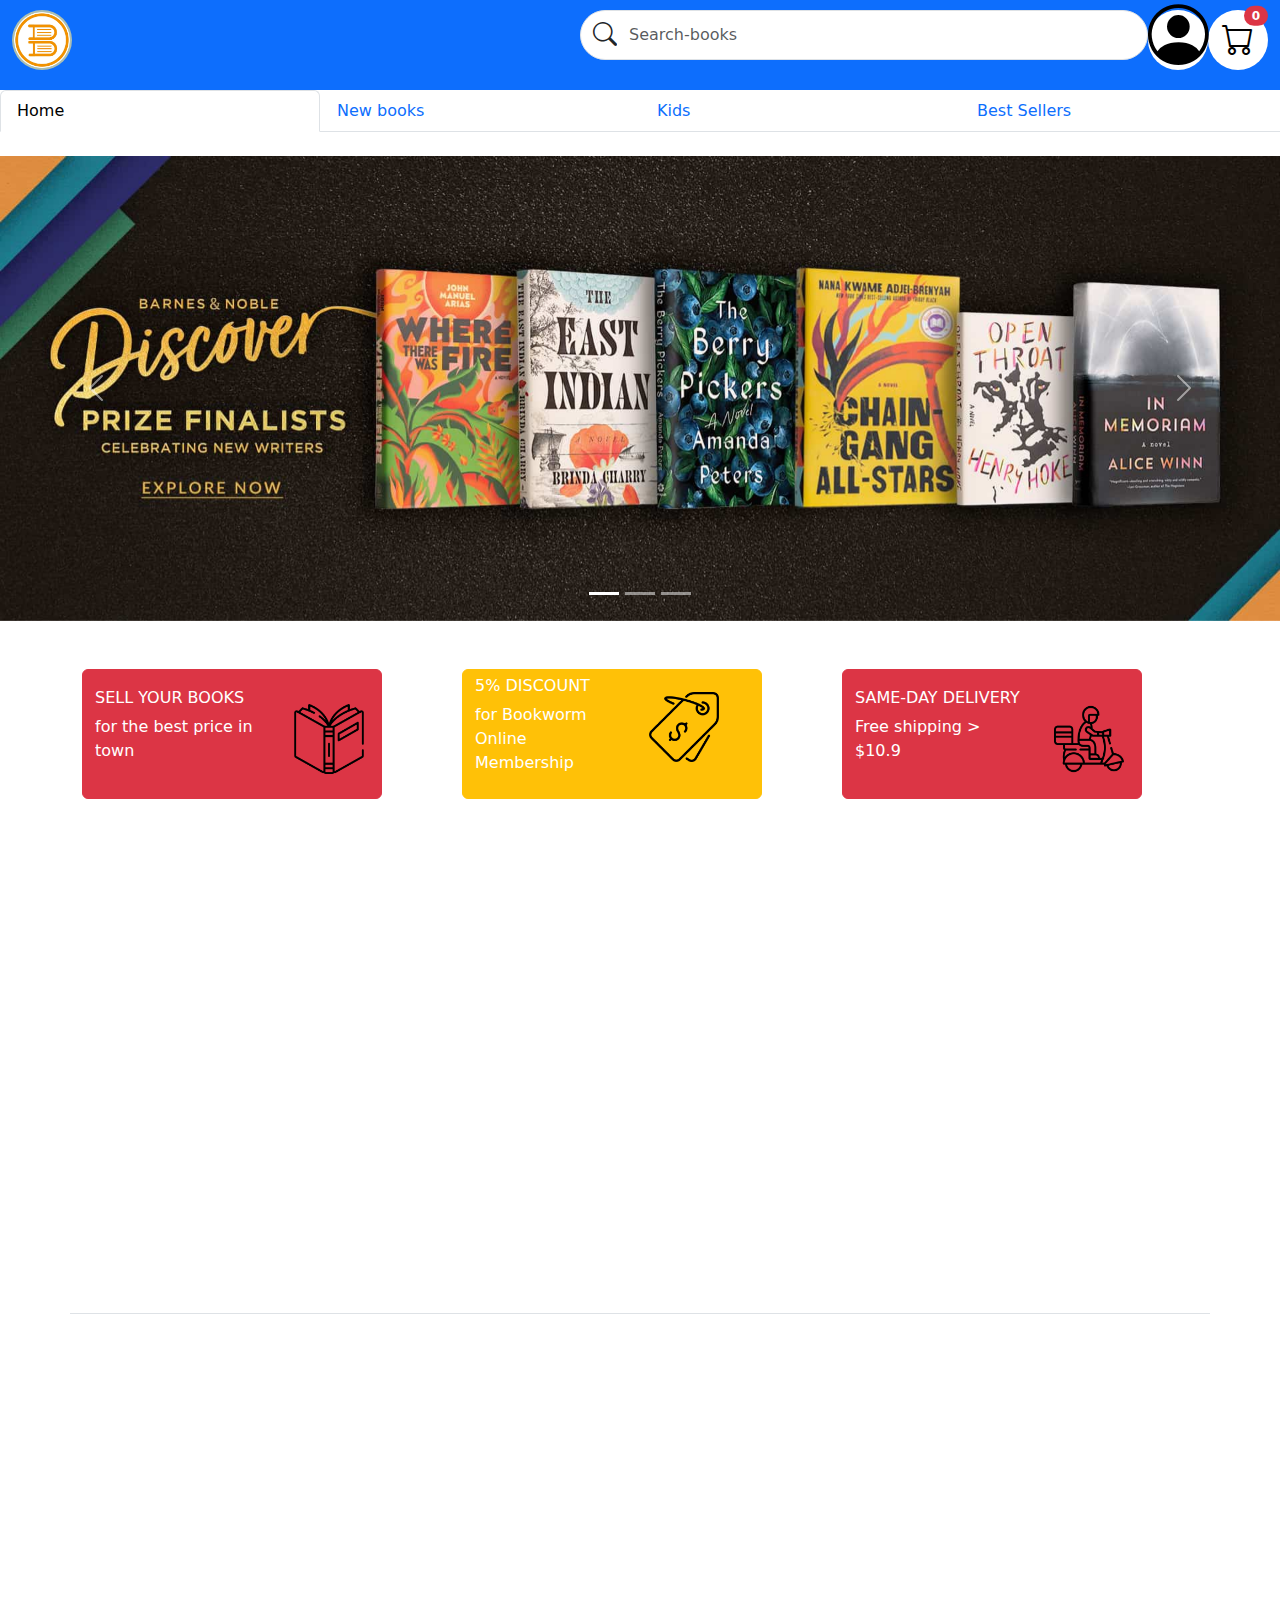
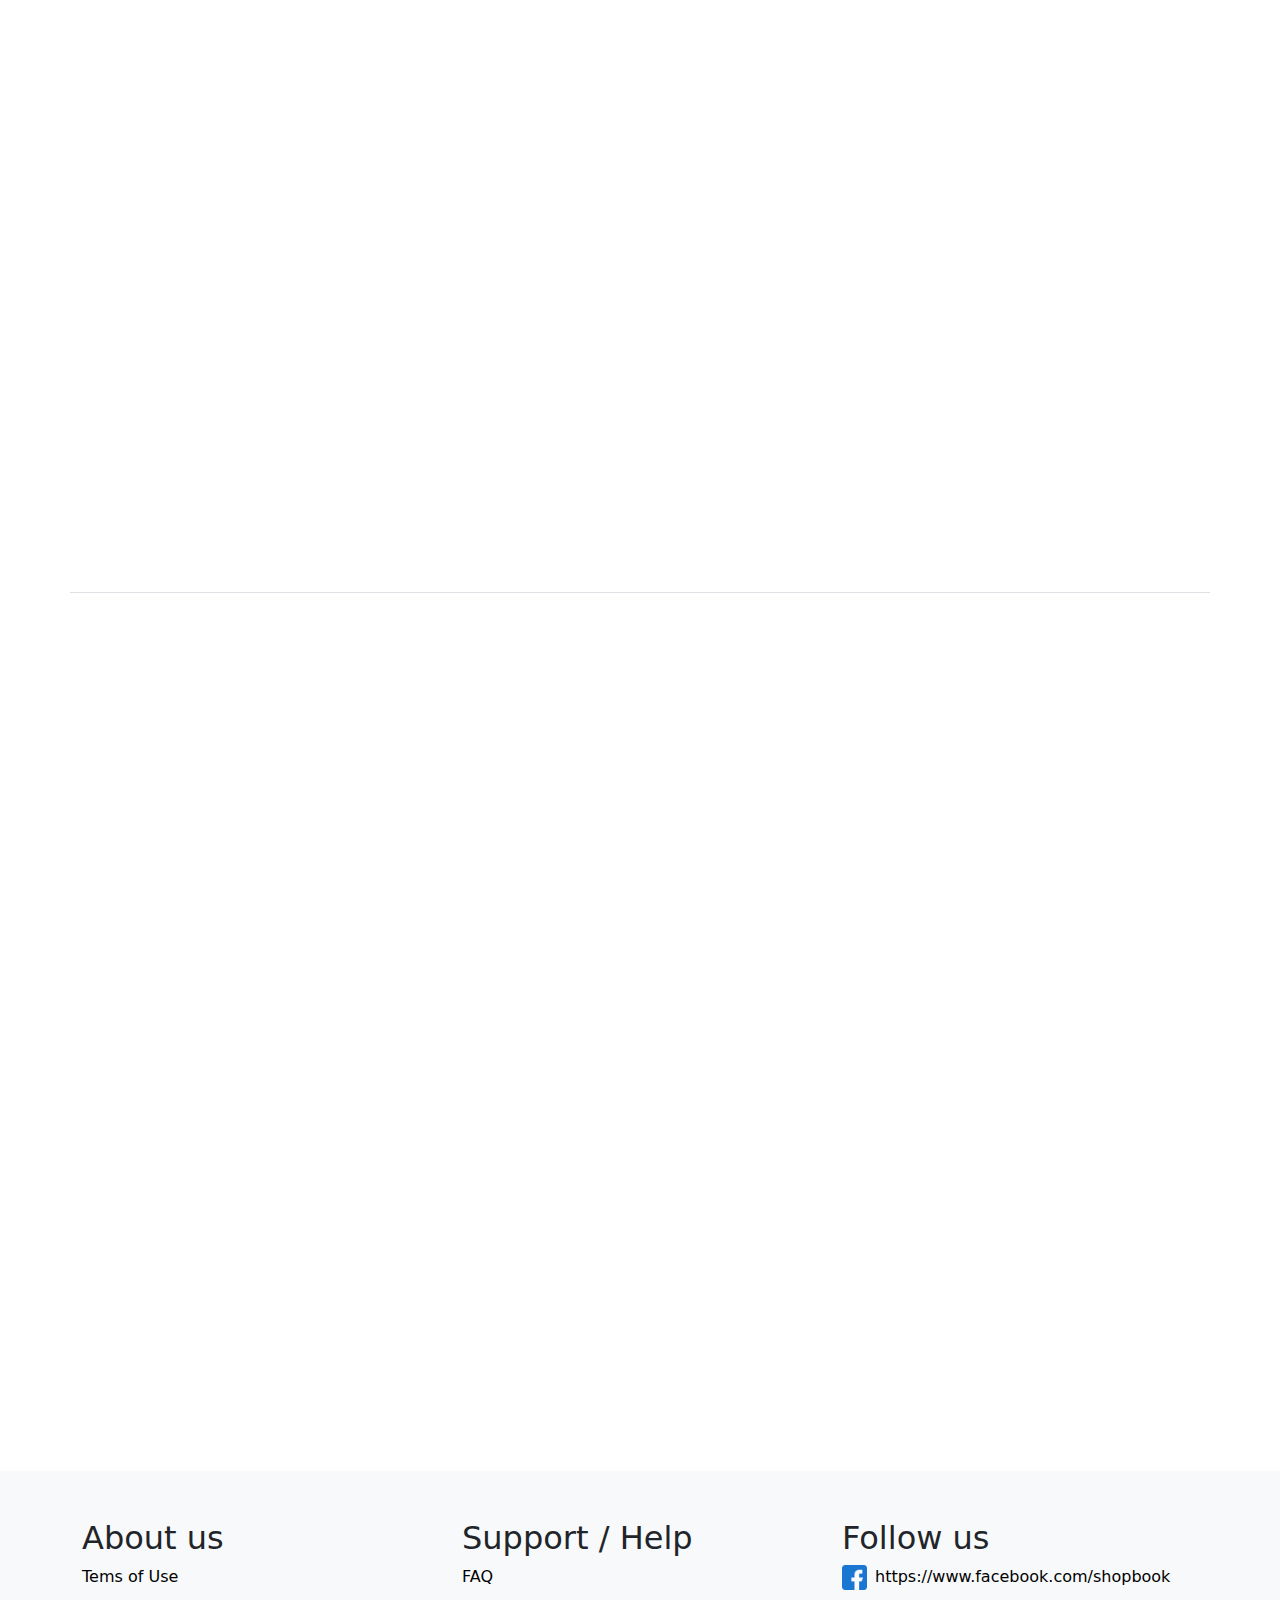
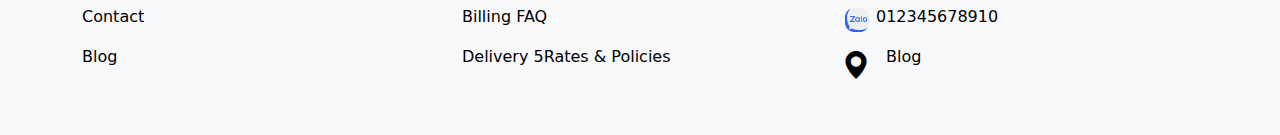
<file: index.html>
<!DOCTYPE html>
<html lang="en">
    <head>
        <meta charset="UTF-8">
        <meta name="viewport" content="width=device-width, initial-scale=1.0">
        <link rel="stylesheet" href="Bootstrap/css/bootstrap.min.css">
        <link rel="stylesheet" href="Bootstrap/css/main.css">
        <link href='https://fonts.googleapis.com/css?family=Roboto:300,400,600'
            rel='stylesheet' type='text/css'>
        <link rel="stylesheet" href="/Bootstrap/css/aos.css">
        <!-- icon -->
        <link rel="stylesheet"
            href="https://cdn.jsdelivr.net/npm/bootstrap-icons@1.11.1/font/bootstrap-icons.css">
        <title>đồ án nhóm 3</title>
    </head>
    <body>
        <header class="bg-primary d-flex container-fluid">
            <div class="d-md-none">
                <div class="dropdown bg-white border-0 rounded-5">
                    <button
                        class="btn navbar-toggler btn-outline-light rounded-5"
                        type="button" id="dropdownMenuButton"
                        data-bs-toggle="dropdown" aria-expanded="false">
                        <span class=" display-4"><i class="bi bi-list"></i></span>
                    </button>
                    <ul class="dropdown-menu w-100" role="tablist"
                        aria-labelledby="dropdownMenuButton">
                        <ul class="nav nav-tab" role="tablist">
                            <li class="nav-item w-100 my-element">
                                <a
                                    class="nav-link text-black border-bottom "
                                    href="/index.html">Home</a>
                            </li>
                            <li class="nav-item w-100 my-element">
                                <a class="nav-link text-black border-bottom"
                                    href="./html/NewBook.html">New
                                    books
                                </a>
                            </li>
                            <li class="nav-item w-100 my-element">
                                <a class="nav-link text-black border-bottom"
                                    href="./html/Kids.html">Kids</a>
                            </li>
                            <li class="nav-item w-100 my-element ">
                                <a class="nav-link text-black "
                                    href="./html/BestSellers.html">Best
                                    Sellers</a>
                            </li>
                        </ul>
                    </ul>
                </div>
            </div>
            <div class="col">
                <a href="./index.html">
                    <img class="icon-home" src="img/icon home.png"
                        alt="icon home">
                </a>
            </div>
            <div class="col">
                <div class="d-none d-md-block">
                    <div class="input-group-text bg-white rounded-5 h-75 ">
                        <span class="fs-4"><i class="bi bi-search"></i></span>
                        <input type="text"
                            class="form-control border-0 no-focus"
                            placeholder="Search-books">
                    </div>
                </div>
            </div>
            <button class="col-1 d-md-none rounded-circle bg-white border-0"
                data-bs-toggle="collapse"
                data-bs-target="#demo-search">
                <span class="fs-3"><i class="bi bi-search"></i></span>
            </button>

            <div id="demo-search" class="collapse">
                <div class="bg-primary">
                    <input type="text" name="search" id="searchInput"
                        placeholder="Search...">
                </div>
            </div>

            <button class="border-0 rounded-circle bg-white">
                <a href="/html/login.html" class
                    style="color: black;font-size:3.8em;position: relative; top:-0.32em; left:-.4rem">
                    <i class="bi bi-person-circle"></i>
                </a>
            </button>
            <a href="/html/Cart.html" rel="cart">
                <button class="col-1 rounded-circle bg-white border-0 ">
                    <span class="fs-2"><i class="bi bi-cart"></i></span>
                    <span
                        class="position-absolute top-10 end-0 translate-middle badge rounded-pill bg-danger">0</span>
                </button>
            </a>
        </header>
        <!-- Nav tabs -->
        <div class="d-none d-md-block">
            <ul class="nav nav-tabs" role="tablist">
                <li class="nav-item col">
                    <a class="nav-link active" data-bs-toggle="tab" href="#home">Home</a>
                </li>
                <li class="nav-item col">
                    <a class="nav-link" href="/html/NewBook.html">New
                        books</a>
                </li>
                <li class="nav-item col">
                    <a class="nav-link" href="/html/Kids.html">Kids</a>
                </li>
                <li class="nav-item col">
                    <a class="nav-link"  href="/html/BestSellers.html">Best
                        Sellers</a>
                </li>
            </ul>
        </div>
        <!-- Tab panes -->
            <div id="home" class="tab-pane active "><br>
                <!-- Carousel -->
                <div id="demo" class="carousel slide" data-bs-ride="carousel">
                    <!-- Indicators/dots -->
                    <div class="carousel-indicators">
                        <button type="button" data-bs-target="#demo"
                            data-bs-slide-to="0" class="active"></button>
                        <button type="button" data-bs-target="#demo"
                            data-bs-slide-to="1"></button>
                        <button type="button" data-bs-target="#demo"
                            data-bs-slide-to="2"></button>
                    </div>

                    <!-- The slideshow/carousddel -->
                    <div class="carousel-inner w-100">
                        <div class="carousel-item active">
                            <img src="img/ad 1.jpg"
                                alt="Los Angeles" class="d-block w-100">
                        </div>
                        <div class="carousel-item">
                            <img src="img/ad 2.jpg" alt="Chicago"
                                class="d-block w-100">
                        </div>
                        <div class="carousel-item">
                            <img src="img/ad 3.jpg" alt="New York"
                                class="d-block w-100" loading="lazy">
                        </div>

                    </div>
                    <!-- Left and right controls/icons -->
                    <button class="carousel-control-prev" type="button"
                        data-bs-target="#demo" data-bs-slide="prev">
                        <span class="carousel-control-prev-icon"></span>
                    </button>
                    <button class="carousel-control-next" type="button"
                        data-bs-target="#demo" data-bs-slide="next">
                        <span class="carousel-control-next-icon"></span>
                    </button>
                </div>
                <div>
                    <div class="container mt-5 d-none d-lg-block">
                        <div class="row">
                            <div class="col-4"><button type="button"
                                    class="btn btn-danger"
                                    style="height: 130px; width: 300px;">
                                    <div class="row">
                                        <div class="col-8 text-start">
                                            <h6>SELL YOUR BOOKS</h6>
                                            <p>for the best price in town</p>
                                        </div>
                                        <div class="col-1 mt-3"><img
                                                src="/img/open-book.png"
                                                alt="icon book" width="70"></div>
                                    </div>
                                </button>
                            </div>
                            <div class="col-4"><button type="button"
                                    class="btn btn-warning text-white"
                                    style="height: 130px; width: 300px;">
                                    <div class="row">
                                        <div class="col-7 text-start">
                                            <h6>5% DISCOUNT</h6>
                                            <p>for Bookworm Online Membership</p>
                                        </div>
                                        <div class="col-1 mt-3"><img
                                                src="/img/price-tag.png"
                                                alt="icon book" width="70"></div>
                                    </div>
                                </button>
                            </div>
                            <div class="col-4"><button type="button"
                                    class="btn btn-danger"
                                    style="height: 130px; width:300px">
                                    <div class="row">
                                        <div class="col-8 text-start">
                                            <h6>SAME-DAY DELIVERY</h6>
                                            <p>Free shipping > $10.9</p>
                                        </div>
                                        <div class="col-1 mt-3"><img
                                                src="/img/delivery-man.png"
                                                alt="icon book" width="70"></div>
                                    </div>
                                </button>
                            </div>
                        </div>
                    </div>
                </div>
                <div class="container py-5 border-bottom">
                    <h1 class="chance-color-h1" data-aos="zoom-in"
                        data-aos-duration="800">New & Trending</h1>
                    <div class="row">
                        <div class="col d-flex">
                            <div class="col product-change pt-4"
                                data-aos="fade-right" data-aos-duration="800">
                                <a href="/html/product.html" type="ad"
                                    class="text-decoration-none1">
                                    <div class="container btn btn-light">
                                        <img src="img/book.jpg" alt="ad"
                                            width="120"
                                            height="200">
                                        <div class="text-start">
                                            <h4 class="text-primary pb-2">Iron
                                                Flame</h4>
                                            <p>Rebecca Yarros</p>
                                            <div class="row">
                                                <h5 class="col text-danger">$22.99</h5>
                                                <div class="col d-flex">
                                                    <span><i class="bi bi-eye"></i></span>
                                                    <p>111</p>
                                                </div>
                                            </div>
                                        </div>
                                    </div>
                                </a>
                            </div>
                            <div style="margin: 0.9rem;"></div>
                            <div class="col product-change pt-4"
                                data-aos="fade-down" data-aos-duration="800">
                                <a href="/html/product.html" type="ad"
                                    class="text-decoration-none">
                                    <div class="container btn btn-light">
                                        <img
                                            src="img/new moon.jpg"
                                            alt="ad" width="120" height="200">
                                        <div class="text-start">
                                            <h4 class="text-primary pb-2">New
                                                Moon</h4>
                                            <p>Stephenie Meyer</p>
                                            <div class="row">
                                                <h5 class="col text-danger">$4.79</h5>
                                                <div class="col d-flex">
                                                    <span><i class="bi bi-eye"></i></span>
                                                    <p>111</p>
                                                </div>
                                            </div>
                                        </div>
                                    </div>
                                </a>
                            </div>
                        </div>
                        <div class="col ps-3 d-flex">
                            <div class="col product-change pt-4"
                                data-aos="fade-down" data-aos-duration="800">
                                <a href="/html/product.html" type="ad"
                                    class="text-decoration-none">
                                    <div class="container btn btn-light">
                                        <img src="img/Elon Musk.jpg" alt="ad"
                                            width="120" height="200">
                                        <div class="text-start">
                                            <h4 class="text-primary pb-2">Elon
                                                Musk</h4>
                                            <p>Walter Isaacson</p>
                                            <div class="row">
                                                <h5 class="col text-danger">$12.08</h5>
                                                <div class="col d-flex">
                                                    <span><i class="bi bi-eye"></i></span>
                                                    <p>111</p>
                                                </div>
                                            </div>
                                        </div>
                                    </div>
                                </a>
                            </div>
                            <div style="margin: 0.9rem;"></div>
                            <div class="col product-change pt-4"
                                data-aos="fade-left" data-aos-duration="800">
                                <a href="/html/product.html" type="ad"
                                    class="text-decoration-none">
                                    <div class="container btn btn-light">
                                        <img src="img/I Like Myself!.jpg"
                                            alt="ad"
                                            width="120" height="200">
                                        <div class="text-start">
                                            <h4 class="text-primary pb-2">I Like
                                                Myself!</h4>
                                            <p>Karen Beaumont</p>
                                            <div class="row">
                                                <h5 class="col text-danger">$3.98</h5>
                                                <div class="col d-flex">
                                                    <span><i class="bi bi-eye"></i></span>
                                                    <p>111</p>
                                                </div>
                                            </div>
                                        </div>
                                    </div>
                                </a>
                            </div>
                        </div>

                    </div>
                </div>
                <div class="container py-5 border-bottom">
                    <h1 class="chance-color-h1" data-aos="zoom-in"
                        data-aos-duration="800">BestSellers</h1>
                    <div class="row">
                        <div class="col d-flex">
                            <div class="col product-change pt-4"
                                data-aos="fade-right" data-aos-duration="800">
                                <a href="/html/product.html" type="ad"
                                    class="text-decoration-none">
                                    <div class="container btn btn-light">
                                        <img src="img/Allegiant.jpg" alt="ad"
                                            width="120" height="200">
                                        <div class="text-start">
                                            <h4 class="text-primary pb-2">Allegiant</h4>
                                            <p>Veronica Roth</p>
                                            <div class="row">
                                                <h5 class="col text-danger">$3.68</h5>
                                                <div class="col d-flex">
                                                    <span><i class="bi bi-eye"></i></span>
                                                    <p>111</p>
                                                </div>
                                            </div>
                                        </div>
                                    </div>
                                </a>
                            </div>
                            <div style="margin: 0.9rem;"></div>
                            <div class="col product-change pt-4"
                                data-aos="fade-right" data-aos-duration="800">
                                <a href="/html/product.html" type="ad"
                                    class="text-decoration-none">
                                    <div class="container btn btn-light">
                                        <img src="img/The Iliad.jpg" alt="ad"
                                            width="120" height="200">
                                        <div class="text-start">
                                            <h4 class="text-primary pb-2">The
                                                Iliad</h4>
                                            <p>Homer</p>
                                            <div class="row">
                                                <h5 class="col text-danger">$12.08</h5>
                                                <div class="col d-flex">
                                                    <span><i class="bi bi-eye"></i></span>
                                                    <p>111</p>
                                                </div>
                                            </div>
                                        </div>
                                    </div>
                                </a>
                            </div>
                        </div>
                        <div class="col d-flex">
                            <div class="col product-change pt-4"
                                data-aos="fade-left" data-aos-duration="800">
                                <a href="/html/product.html" type="ad"
                                    class="text-decoration-none">
                                    <div class="container btn btn-light">
                                        <img src="img/The Judge's List.jpg"
                                            alt="ad"
                                            width="120" height="200">
                                        <div class="text-start">
                                            <h4 class="text-primary pb-2">The
                                                Judge's
                                                List</h4>
                                            <p>John Grisham</p>
                                            <div class="row">
                                                <h5 class="col text-danger">$3.98</h5>
                                                <div class="col d-flex">
                                                    <span><i class="bi bi-eye"></i></span>
                                                    <p>111</p>
                                                </div>
                                            </div>
                                        </div>
                                    </div>
                                </a>
                            </div>
                            <div style="margin: 0.9rem;"></div>
                            <div class="col product-change pt-4"
                                data-aos="fade-left" data-aos-duration="800">
                                <a href="/html/product.html" type="ad"
                                    class="text-decoration-none">
                                    <div class="container btn btn-light">
                                        <img src="img/The Odyssey.jpg" alt="ad"
                                            width="120" height="200">
                                        <div class="text-start">
                                            <h4 class="text-primary pb-2">The
                                                Odyssey</h4>
                                            <p>Homer</p>
                                            <div class="row">
                                                <h5 class="col text-danger">$5.08</h5>
                                                <div class="col d-flex">
                                                    <span><i class="bi bi-eye"></i></span>
                                                    <p>111</p>
                                                </div>
                                            </div>
                                        </div>
                                    </div>
                                </a>
                            </div>
                        </div>
                    </div>
                    <div class="row">
                        <div class="col d-flex">
                            <div class="col product-change pt-4"
                                data-aos="fade-right" data-aos-duration="800">
                                <a href="/html/product.html" type="ad"
                                    class="text-decoration-none">
                                    <div class="container btn btn-light">
                                        <img src="img/Fox in Socks.jpg" alt="ad"
                                            width="120" height="200">
                                        <div class="text-start">
                                            <h4 class="text-primary pb-2">Fox in
                                                Socks</h4>
                                            <p>Dr. Seuss</p>
                                            <div class="row">
                                                <h5 class="col text-danger">$12.08</h5>
                                                <div class="col d-flex">
                                                    <span><i class="bi bi-eye"></i></span>
                                                    <p>111</p>
                                                </div>
                                            </div>
                                        </div>
                                    </div>
                                </a>
                            </div>
                            <div style="margin: 0.9rem;"></div>
                            <div class="col product-change pt-4"
                                data-aos="fade-right" data-aos-duration="800">
                                <a href="/html/product.html" type="ad"
                                    class="text-decoration-none">
                                    <div class="container btn btn-light">
                                        <img src="img/Draculajpg.jpg" alt="ad"
                                            width="120" height="200">
                                        <div class="text-start">
                                            <h4 class="text-primary pb-2">Dracula</h4>
                                            <p>Bram Stoker</p>
                                            <div class="row">
                                                <h5 class="col text-danger">$12.08</h5>
                                                <div class="col d-flex">
                                                    <span><i class="bi bi-eye"></i></span>
                                                    <p>111</p>
                                                </div>
                                            </div>
                                        </div>
                                    </div>
                                </a>
                            </div>
                        </div>
                        <div class="col d-flex">
                            <div class="col product-change pt-4"
                                data-aos="fade-left" data-aos-duration="800">
                                <a href="/html/product.html" type="ad"
                                    class="text-decoration-none">
                                    <div class="container btn btn-light">
                                        <img src="img/Insurgent.jpg" alt="ad"
                                            width="120" height="200">
                                        <div class="text-start">
                                            <h4 class="text-primary pb-2">Insurgent</h4>
                                            <p>Veronica Roth</p>
                                            <div class="row">
                                                <h5 class="col text-danger">$4.19</h5>
                                                <div class="col d-flex">
                                                    <span><i class="bi bi-eye"></i></span>
                                                    <p>111</p>
                                                </div>
                                            </div>
                                        </div>
                                    </div>
                                </a>
                            </div>
                            <div style="margin: 0.9rem;"></div>
                            <div class="col product-change pt-4"
                                data-aos="fade-left" data-aos-duration="800">
                                <a href="/html/product.html" type="ad"
                                    class="text-decoration-none">
                                    <div class="container btn btn-light">
                                        <img src="img/Come Hungryjpg.jpg"
                                            alt="ad"
                                            width="120" height="200">
                                        <div class="text-start">
                                            <h4 class="text-primary pb-2">Come
                                                Hungry</h4>
                                            <p>Melissa Ben-Ishay</p>
                                            <div class="row">
                                                <h5 class="col text-danger">$27.84</h5>
                                                <div class="col d-flex">
                                                    <span><i class="bi bi-eye"></i></span>
                                                    <p>111</p>
                                                </div>
                                            </div>
                                        </div>
                                    </div>
                                </a>
                            </div>
                        </div>
                    </div>
                </div>
                <div class="container py-5">
                    <h1 class="chance-color-h1" data-aos="zoom-in-right">Memoir
                        & Biography</h1>
                    <div class="row">
                        <div class="col d-flex">
                            <div class="col product-change pt-4"
                                data-aos="fade-down-right"
                                data-aos-duration="800">
                                <a href="/html/product.html" type="ad"
                                    class="text-decoration-none">
                                    <div class="container btn btn-light">
                                        <img src="img/Ishmaeljpg.jpg" alt="ad"
                                            width="120" height="200">
                                        <div class="text-start">
                                            <h4 class="text-primary pb-2">Ishmael</h4>
                                            <p>Daniel Quinn</p>
                                            <div class="row">
                                                <h5 class="col text-danger">$14.99</h5>
                                                <div class="col d-flex">
                                                    <span><i class="bi bi-eye"></i></span>
                                                    <p>111</p>
                                                </div>
                                            </div>
                                        </div>
                                    </div>
                                </a>
                            </div>
                            <div style="margin: 0.9rem;"></div>
                            <div class="col product-change pt-4"
                                data-aos="fade-down-right">
                                <a href="/html/product.html" type="ad"
                                    class="text-decoration-none">
                                    <div class="container btn btn-light">
                                        <img src="img/Nightjpg.jpg" alt="ad"
                                            width="120" height="200">
                                        <div class="text-start">
                                            <h4 class="text-primary pb-2">Night</h4>
                                            <p>Elie Wiesel</p>
                                            <div class="row">
                                                <h5 class="col text-danger">$4.79</h5>
                                                <div class="col d-flex">
                                                    <span><i class="bi bi-eye"></i></span>
                                                    <p>111</p>
                                                </div>
                                            </div>
                                        </div>
                                    </div>
                                </a>
                            </div>
                        </div>
                        <div class="col d-flex">
                            <div class="col product-change pt-4"
                                data-aos="fade-down-left">
                                <a href="/html/product.html" type="ad"
                                    class="text-decoration-none">
                                    <div class="container btn btn-light">
                                        <img src="img/Good Night.jpg" alt="ad"
                                            width="120" height="200">
                                        <div class="text-start">
                                            <h4 class="text-primary pb-2">Good
                                                Night</h4>
                                            <p>Luis Alberto Urrea</p>
                                            <div class="row">
                                                <h5 class="col text-danger">$12.08</h5>
                                                <div class="col d-flex">
                                                    <span><i class="bi bi-eye"></i></span>
                                                    <p>111</p>
                                                </div>
                                            </div>
                                        </div>
                                    </div>
                                </a>
                            </div>
                            <div style="margin: 0.9rem;"></div>
                            <div class="col product-change pt-4"
                                data-aos="fade-down-left"
                                data-aos-duration="800">
                                <a href="/html/product.html" type="ad"
                                    class="text-decoration-none">
                                    <div class="container btn btn-light">
                                        <img src="img/The Nightingale.jpg"
                                            alt="ad"
                                            width="120" height="200">
                                        <div class="text-start">
                                            <h4 class="text-primary pb-2">The
                                                Nightingale</h4>
                                            <p>Kristin Hannah</p>
                                            <div class="row">
                                                <h5 class="col text-danger">$7.49</h5>
                                                <div class="col d-flex">
                                                    <span><i class="bi bi-eye"></i></span>
                                                    <p>111</p>
                                                </div>
                                            </div>
                                        </div>
                                    </div>
                                </a>
                            </div>
                        </div>
                    </div>
                    <div class="row">
                        <div class="col d-flex">
                            <div class="col product-change pt-4"
                                data-aos="fade-up-right" data-aos-duration="800">
                                <a href="/html/product.html" type="ad"
                                    class="text-decoration-none">
                                    <div class="container btn btn-light">
                                        <img src="img/Longbourn.jpg" alt="ad"
                                            width="120"
                                            height="200">
                                        <div class="text-start">
                                            <h4 class="text-primary pb-2">Longbourn</h4>
                                            <p>Jo Baker</p>
                                            <div class="row">
                                                <h5 class="col text-danger">$4.19</h5>
                                                <div class="col d-flex">
                                                    <span><i class="bi bi-eye"></i></span>
                                                    <p>111</p>
                                                </div>
                                            </div>
                                        </div>
                                    </div>
                                </a>
                            </div>
                            <div style="margin: 0.9rem;"></div>
                            <div class="col product-change pt-4"
                                data-aos="fade-up-right">
                                <a href="/html/product.html" type="ad"
                                    class="text-decoration-none">
                                    <div class="container btn btn-light">
                                        <img
                                            src="img/Weyward.jpg"
                                            alt="ad" width="120" height="200">
                                        <div class="text-start">
                                            <h4 class="text-primary pb-2">Weyward</h4>
                                            <p>Emilia Hart</p>
                                            <div class="row">
                                                <h5 class="col text-danger">$21.39</h5>
                                                <div class="col d-flex">
                                                    <span><i class="bi bi-eye"></i></span>
                                                    <p>111</p>
                                                </div>
                                            </div>
                                        </div>
                                    </div>
                                </a>
                            </div>
                        </div>
                        <div class="col d-flex">
                            <div class="col product-change pt-4"
                                data-aos="fade-up-left">
                                <a href="/html/product.html" type="ad"
                                    class="text-decoration-none">
                                    <div class="container btn btn-light">
                                        <img src="img/The Women.jpg" alt="ad"
                                            width="120" height="200">
                                        <div class="text-start">
                                            <h4 class="text-primary pb-2">The
                                                Women</h4>
                                            <p>Kristin Hannah</p>
                                            <div class="row">
                                                <h5 class="col text-danger">$21.99</h5>
                                                <div class="col d-flex">
                                                    <span><i class="bi bi-eye"></i></span>
                                                    <p>111</p>
                                                </div>
                                            </div>
                                        </div>
                                    </div>
                                </a>
                            </div>
                            <div style="margin: 0.9rem;"></div>
                            <div class="col product-change pt-4"
                                data-aos="fade-up-left" data-aos-duration="800">
                                <a href="/html/product.html" type="ad"
                                    class="text-decoration-none">
                                    <div class="container btn btn-light">
                                        <img src="img/The Little Liar.jpg"
                                            alt="ad"
                                            width="120" height="200">
                                        <div class="text-start">
                                            <h4 class="text-primary pb-2">The
                                                Little
                                                Liar</h4>
                                            <p>Mitch Albom</p>
                                            <div class="row">
                                                <h5 class="col text-danger">$19.99</h5>
                                                <div class="col d-flex">
                                                    <span><i class="bi bi-eye"></i></span>
                                                    <p>111</p>
                                                </div>
                                            </div>
                                        </div>
                                    </div>
                                </a>
                            </div>
                        </div>
                    </div>
                </div>
            </div>
        </div>
        <div class="bg-light bottom-0 py-5">
            <div class="container">
                <div class="row">
                    <div class="col-sm-4">
                        <h2 class>About us</h2>
                        <a href="#" class="text-black text-decoration-none"><p>Tems
                                of Use</p></a>
                        <a href="#" class="text-black text-decoration-none"><p>Contact</p></a>
                        <a href="#" class="text-black text-decoration-none"><p>Blog</p></a>
                    </div>
                    <div class="col-sm-4">
                        <h2 class>Support / Help</h2>
                        <a href="#" class="text-black text-decoration-none"><p>FAQ</p></a>
                        <a href="#" class="text-black text-decoration-none"><p>Billing
                                FAQ</p></a>
                        <a href="#" class="text-black text-decoration-none"><p>Delivery
                                5Rates & Policies</p></a>
                    </div>
                    <div class="col-sm-4 ">
                        <h2 class>Follow us</h2>
                        <a href="#"
                            class="text-black text-decoration-none d-flex">
                            <span>
                                <img src="img/facebook.png"
                                    alt="icon facebook" width="25"></span>
                            <p class="ms-2">https://www.facebook.com/shopbook</p></a>
                        <a href="#"
                            class="text-black text-decoration-none d-flex accordion">
                            <span class=" start-0"><img src="img/icon zalo.png"
                                    alt="icon-zalo" width="30"></span>
                            <p class="ms-1">012345678910</p></a>
                        <a href="#"
                            class="text-black text-decoration-none d-flex">
                            <span class="fs-3"><i class="bi bi-geo-alt-fill"></i></span>
                            <p class="ms-3">Blog</p></a>
                    </div>
                </div>
            </div>
        </div>

        <script src="/Bootstrap/js/bootstrap.min.js"></script>
        <script src="/Bootstrap/js/main.js"></script>
        <script src="/Bootstrap/js/aos.js"></script>
        <script src="/Bootstrap/js/bootstrap.bundle.min.js"></script>
        <script>
            AOS.init();
        </script>
    </body>
</html>
</file>
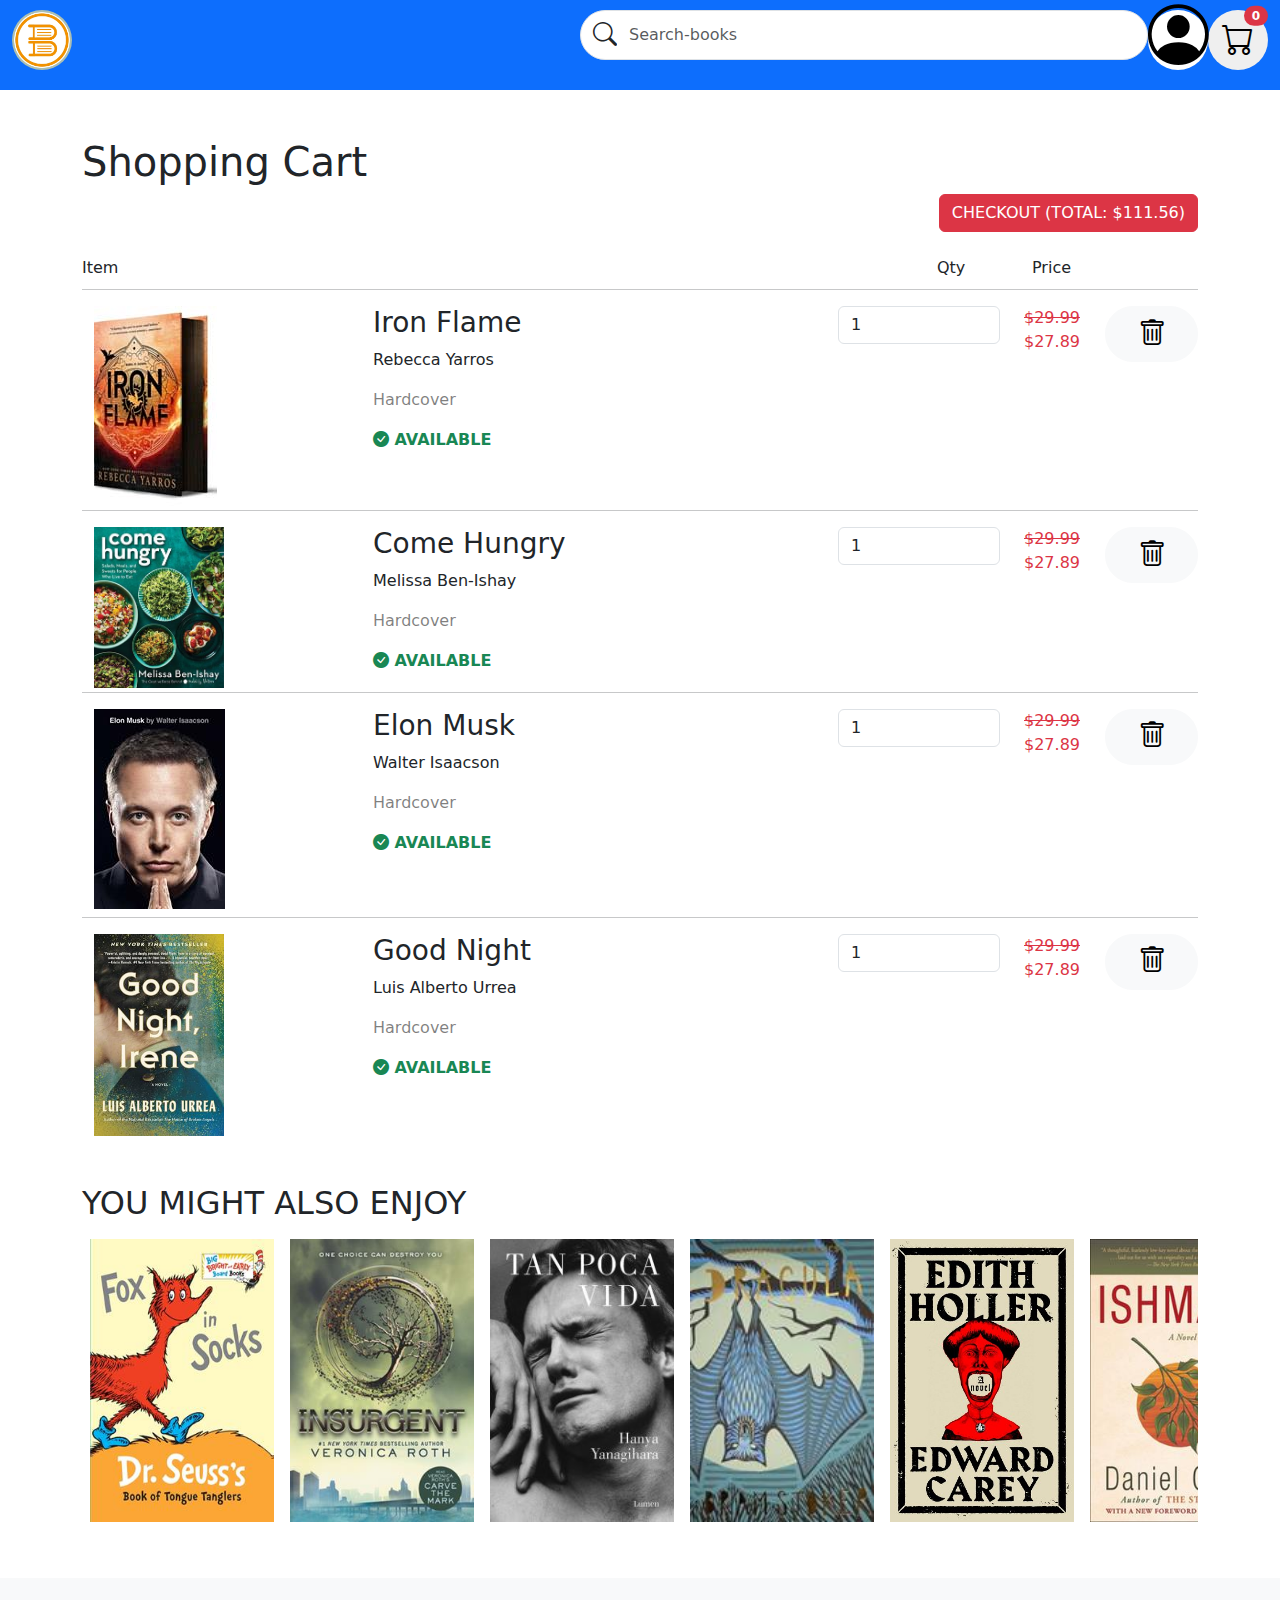
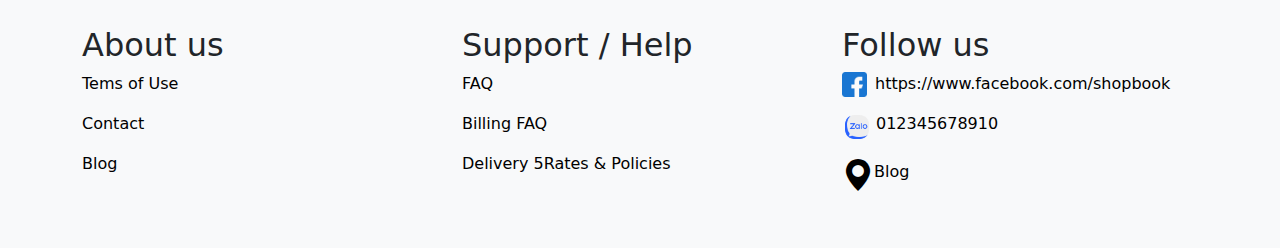
<file: html/Cart.html>
<!DOCTYPE html>
<html lang="en">
  <head>
    <meta charset="UTF-8">
    <meta name="viewport" content="width=device-width, initial-scale=1.0">
    <link rel="stylesheet"
      href="https://cdn.jsdelivr.net/npm/bootstrap-icons@1.11.1/font/bootstrap-icons.css">
    <link rel="stylesheet" href="/Bootstrap/css/Cart.css">
    <link rel="stylesheet" href="/Bootstrap/css/bootstrap.min.css">
    <title>Cart</title>
  </head>
  <body>
    <header class="bg-primary d-flex container-fluid">
      <div class="col">
        <a href="/index.html">
          <img class="icon-home" src="/img/icon home.png"
            alt="icon home">
        </a>
      </div>
      <div class="col">
        <div class="d-none d-md-block">
          <div class="input-group-text bg-white rounded-5 h-75 ">
            <span class="fs-4"><i class="bi bi-search"></i></span>
            <input type="text"
              class="form-control border-0 no-focus"
              placeholder="Search-books">
          </div>
        </div>
      </div>
      <button class="col-1 d-md-none rounded-circle bg-white border-0"
        data-bs-toggle="collapse" data-bs-target="#demo-search">
        <span class="fs-3"><i class="bi bi-search"></i></span>
      </button>
      <button class="border-0 rounded-circle bg-white">
        <a href="login.html" class style="color: black;font-size:3.8em;position: relative; top:-0.32em; left:-.4rem">
          <i class="bi bi-person-circle"></i>
        </a>
      </button>
      <a href="Cart.html" rel="cart">
        <button class="col-1 rounded-circle border-0">
          <span class="fs-2"><i class="bi bi-cart"></i></span>
          <span class="position-absolute end-0 translate-middle badge rounded-pill bg-danger">0</span>
        </button>
      </a>
    </header><div class="mt-5 container">
      <h1>Shopping Cart</h1>
      <button type="button" class="btn btn-danger btn-hover float-end" id="checkoutButton">CHECKOUT (TOTAL: $27.89)</button>
      <div class="mt-5 row">
        <div class="col-9 h6 mt-4">Item</div>
        <div class="col-1 h6 mt-4">Qty</div>
        <div class="col-1 h6 mt-4">Price</div>
      </div>
      <div class="container">
        <div class="products">
          <div class="row product mt-1" data-price="27.89">
            <hr>
            <div class="col-3 img-ad"><img src="/img/book.jpg" alt="ad"></div>
            <div class="col-5">
              <h3>Iron Flame</h3>
              <p>Rebecca Yarros</p>
              <p class="text-black-50">Hardcover</p>
              <span class="bi-check-circle-fill text-success"><b> AVAILABLE</b></span>
            </div>
            <div class="col-md-2">
              <input type="number" name="Qty" class="quantityInput form-control" value="1"></div>
            <div class="col-md-1 text-danger"><s>$29.99</s><span><br><span
                  class="h6 priceDisplay">$27.89</span></span></div>
            <button
              class="col-1 btn rounded-pill btn-light h-25 col-md-1 bi-trash fs-3"></button>
          </div>
        </div>
        <div class="products">
          <div class="row product mt-1" data-price="27.89">
            <hr>
            <div class="col-3 img-ad"><img src="/img/Come Hungryjpg.jpg"
                alt="ad" width="130"></div>
            <div class="col-5">
              <h3>Come Hungry</h3>
              <p>Melissa Ben-Ishay</p>
              <p class="text-black-50">Hardcover</p>
              <span class="bi-check-circle-fill text-success"><b> AVAILABLE</b></span>
            </div>
            <div class="col-md-2"><input type="number" name="Qty"
                class="quantityInput form-control" value="1"></div>
            <div class="col-md-1 text-danger"><s>$29.99</s><span><br><span
                  class="h6 priceDisplay">$25.84</span></span></div>
            <button
              class="col-1 btn rounded-pill btn-light h-25 col-md-1 bi-trash fs-3"></button>
          </div>
        </div>
        <div class="products">
          <div class="row product mt-1" data-price="27.89">
            <hr>
            <div class="col-3 img-ad mb-2"><img src="/img/Elon Musk.jpg"
                alt="ad"></div>
            <div class="col-5">
              <h3>Elon Musk</h3>
              <p>Walter Isaacson</p>
              <p class="text-black-50">Hardcover</p>
              <span class="bi-check-circle-fill text-success"><b> AVAILABLE</b></span>
            </div>
            <div class="col-md-2"><input type="number" name="Qty"
                class="quantityInput form-control" value="1"></div>
            <div class="col-md-1 text-danger"><s>$29.99</s><span><br><span
                  class="h6 priceDisplay">$27.89</span></span></div>
            <button
              class="col-1 btn rounded-pill btn-light h-25 col-md-1 bi-trash fs-3"></button>
          </div>
        </div>
        <div class="products">
          <div class="row product" data-price="27.89">
            <hr>
            <div class="col-3 img-ad"><img src="/img/Good Night.jpg" width="130"
                alt="ad"></div>
            <div class="col-5">
              <h3>Good Night</h3>
              <p>Luis Alberto Urrea</p>
              <p class="text-black-50">Hardcover</p>
              <span class="bi-check-circle-fill text-success"><b> AVAILABLE</b></span>
            </div>
            <div class="col-md-2"><input type="number" name="Qty"
                class="quantityInput form-control" value="1"></div>
            <div class="col-md-1 text-danger"><s>$29.99</s><span><br><span
                  class="h6 priceDisplay">$27.89</span></span></div>
            <button
              class="col-1 btn rounded-pill btn-light h-25 col-md-1 bi-trash fs-3"></button>
          </div>
        </div>
      </div>
      <h2 class="mt-5">YOU MIGHT ALSO ENJOY</h2>
      <div class=" d-flex overflow-x-scroll ">
        <div class=" d-flex  overflow-x-visible">
          <img src="/img/Fox in Socks.jpg" width="200"
            alt="ad"
            class="p-2">
          <img src="/img/Insurgent.jpg" width="200"
            alt="ad" class="p-2">
          <img src="/img/hanya.jpg" width="200"
            alt="ad"
            class="p-2">
          <img src="/img/Draculajpg.jpg" width="200"
            alt="ad"
            class="p-2">
          <img src="/img/Edith Holler.jpg" width="200"
            alt="ad" class="p-2">
          <img src="/img/Ishmaeljpg.jpg" width="200"
            alt="ad"
            class="p-2">
          <img src="/img/Allegiant.jpg" width="200"
            alt="ad"
            class="p-2">
          <img src="/img/Nightjpg.jpg" width="200"
            alt="ad"
            class="p-2">
          <img src="/img/lukedumas.jpg" width="200" alt="ad"
            class="p-2">
        </div>
      </div>
    </div>
    <div class="bg-light bottom-0 py-5 mt-5">
      <div class="container">
        <div class="row">
          <div class="col-sm-4">
            <h2 class>About us</h2>
            <a href="#" class="text-black text-decoration-none"><p>Tems
                of Use</p></a>
            <a href="#" class="text-black text-decoration-none"><p>Contact</p></a>
            <a href="#" class="text-black text-decoration-none"><p>Blog</p></a>
          </div>
          <div class="col-sm-4">
            <h2 class>Support / Help</h2>
            <a href="#" class="text-black text-decoration-none"><p>FAQ</p></a>
            <a href="#" class="text-black text-decoration-none"><p>Billing
                FAQ</p></a>
            <a href="#" class="text-black text-decoration-none"><p>Delivery
                5Rates & Policies</p></a>
          </div>
          <div class="col-sm-4 ">
            <h2 class>Follow us</h2>
            <a href="#"
              class="text-black text-decoration-none d-flex">
              <span>
                <img src="/img/facebook.png"
                  alt="icon facebook" width="25"></span>
              <p class="ms-2">https://www.facebook.com/shopbook</p></a>
            <a href="#"
              class="text-black text-decoration-none d-flex accordion">
              <span class=" start-0"><img
                  src="/img/icon zalo.png"
                  alt="icon-zalo" width="30"></span>
              <p class="ms-1">012345678910</p></a>
            <a href="#"
              class="text-black text-decoration-none d-flex">
              <span class="bi-geo-alt-fill fs-2"></span>
              <p class="mt-2"> Blog</p></a>
          </div>
        </div>
      </div>
    </div>
    <script defer src="/Bootstrap/js/Cart.js"></script>
    <script defer src="/Bootstrap/js/bootstrap.min.js"></script>
  </body>
</html>
</file>
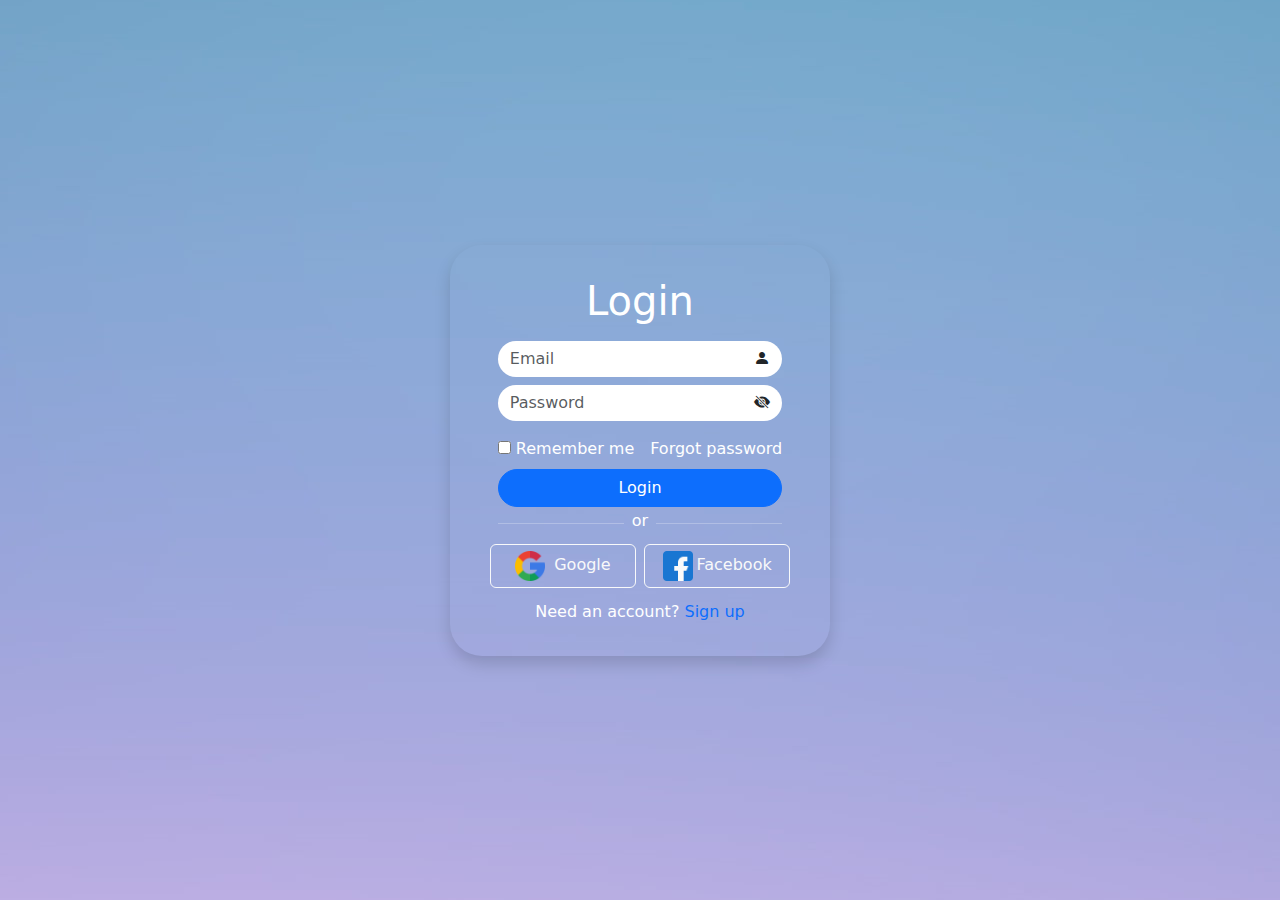
<file: html/login.html>
<!DOCTYPE html>
<html lang="en">
    <head>
        <meta charset="UTF-8">
        <meta name="viewport" content="width=device-width, initial-scale=1.0">
        <link rel="stylesheet" href="/Bootstrap/css/bootstrap.min.css">
        <link rel="stylesheet" href="/Bootstrap/css/login.css">
        <link rel="stylesheet"
            href="https://cdn.jsdelivr.net/npm/bootstrap-icons@1.11.1/font/bootstrap-icons.css">
        <title>login</title>
    </head>
    <body>
        <header class="d-flex">
            <div class="shadow rounded-5 px-3">
                <div class="m-4 p-2 ">
                    <div class="text-center mb-3">
                        <span class="my-5"><b class="h1">Login</b></span>
                    </div>
                    <div class="d-flex">
                        <div class=" input-group">
                            <input type="email" name="email"
                                class=" rounded-start-pill border-0 form-control"
                                placeholder="Email" >
                                <div
                                class="input-group-text rounded-end-pill bg-white border-0"
                                onclick="togglePassword()">
                                <span class=""><i class="bi bi-person-fill"></i></span>
                            </div>
                        </div>
                    </div>
                    <div class="d-flex">
                        <div class="input-group mt-2">
                            <input type="password" name="password" id="password"
                                placeholder="Password"
                                class="form-control rounded-start-pill rounded-0 border-0">
                            <button
                                class="input-group-text rounded-end-pill bg-white rounded-0 border-0"
                                onclick="togglePassword()">
                                <span><i class="bi bi-eye-slash-fill"
                                        id="eyeIcon"></i></span>
                            </button>
                        </div>
                    </div>
                    <div class="mt-3">
                        <div class="d-flex align-content-center">
                            <div class="">
                                <input type="checkbox" name="Remember-me" id="" class=" border-0"> Remember me
                            </div>
                            <div class="ms-3">
                                <a href="#" class=" text-decoration-none text-white">Forgot password</a>
                            </div>
                        </div>
                    </div>
                    <div class="w-100 rounded-5 mt-2 btn btn-primary">
                        <span>Login</span>
                    </div>
                    <div class="d-flex align-items-center">
                        <hr class="flex-grow-1">
                        <span class="px-2 mb-1">or</span>
                        <hr class="flex-grow-1">
                    </div>
                    <div class="row">
                        <div class="m-1 col-md btn btn-outline-light">
                            <span class="">
                                <img
                                    src="/img/google.png" alt="google"
                                    width="30"
                                    height="30">
                                </span>
                                <span class="ms-1">Google</span></div>
                        <div class="m-1 col-md btn btn-outline-light"><span><img
                                    src="/img/facebook.png" alt="facebook"
                                    width="30"
                                    height="30"></span><span class="ms-1">Facebook</span></div>
                    </div>
                    <div class="text-center mt-2">
                        
                        <div>
                            Need an account?
                            <a href="/html/sign.html"
                            class="text-decoration-none">
                            Sign up</a>
                        </div>
                    </div>
                </div>
            </div>
        </header>
        <script src="/Bootstrap/js/login.js"></script>
    </body>
</html>
</file>
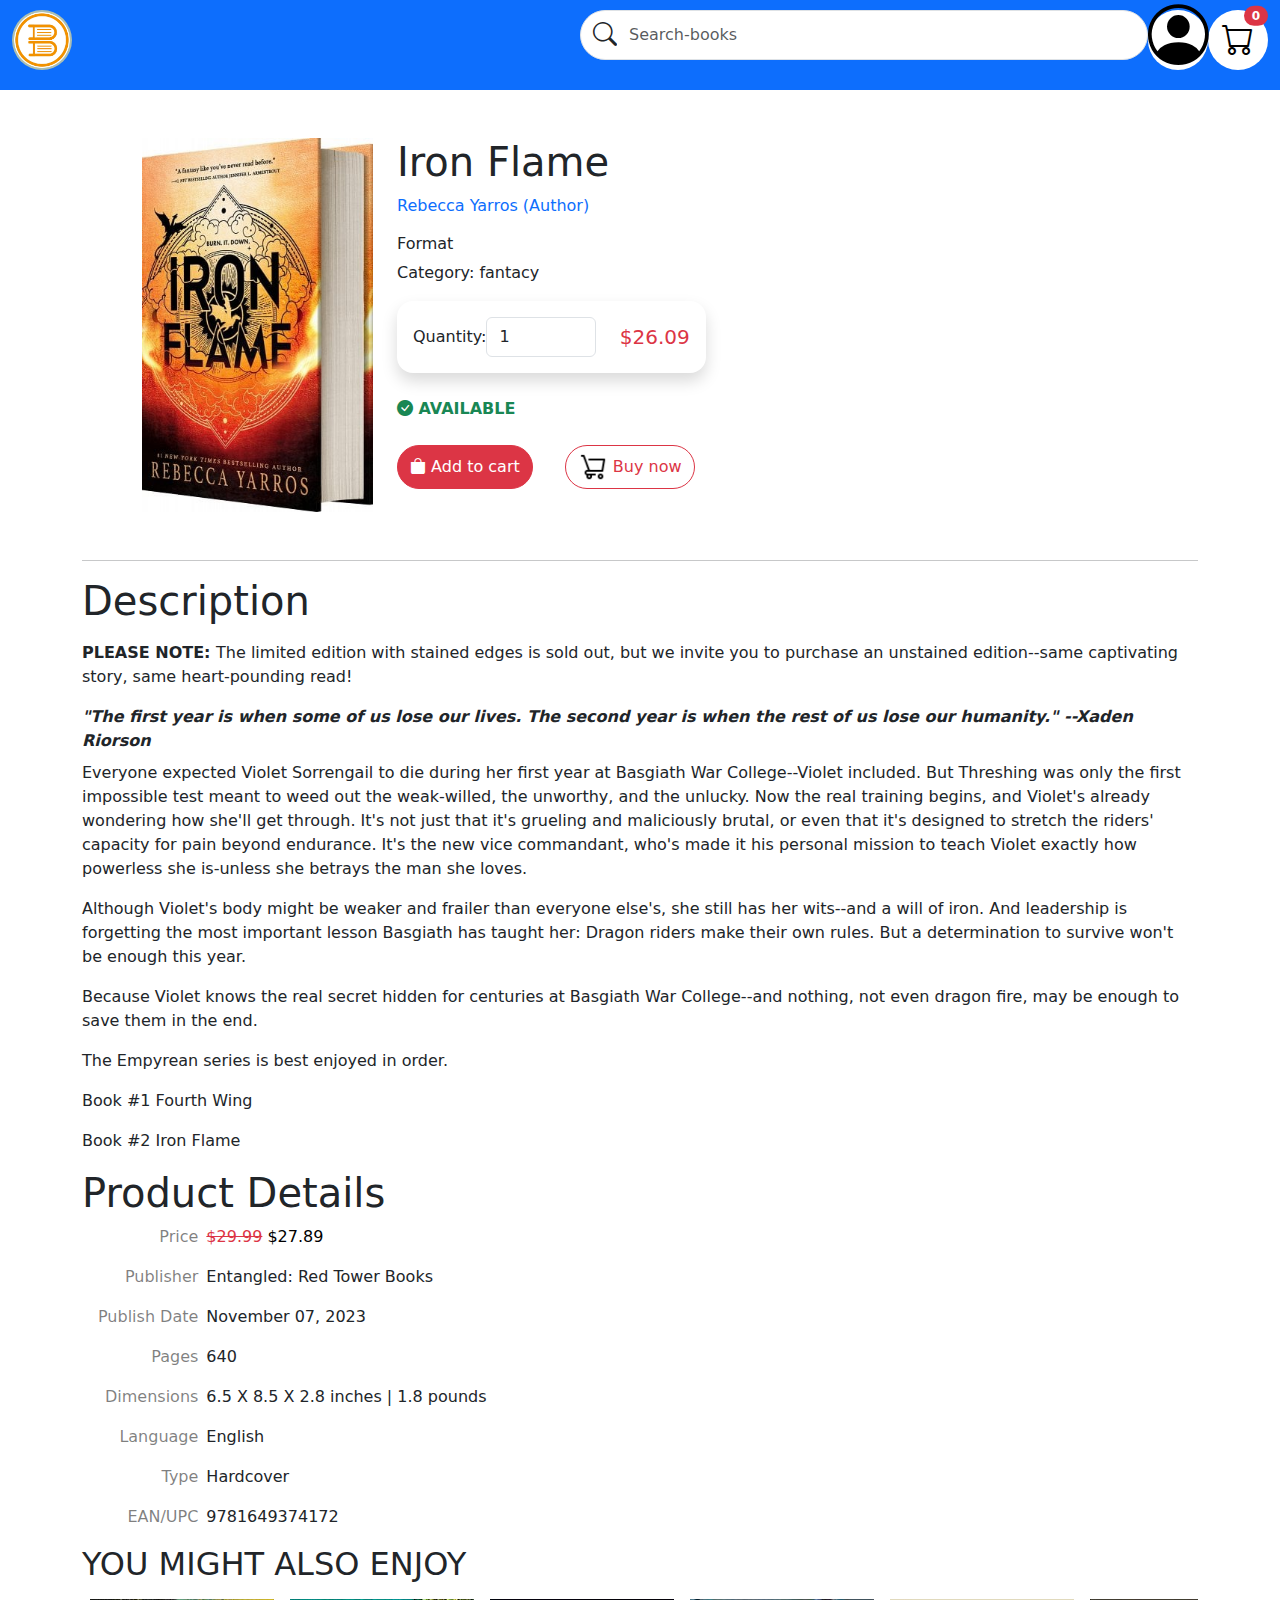
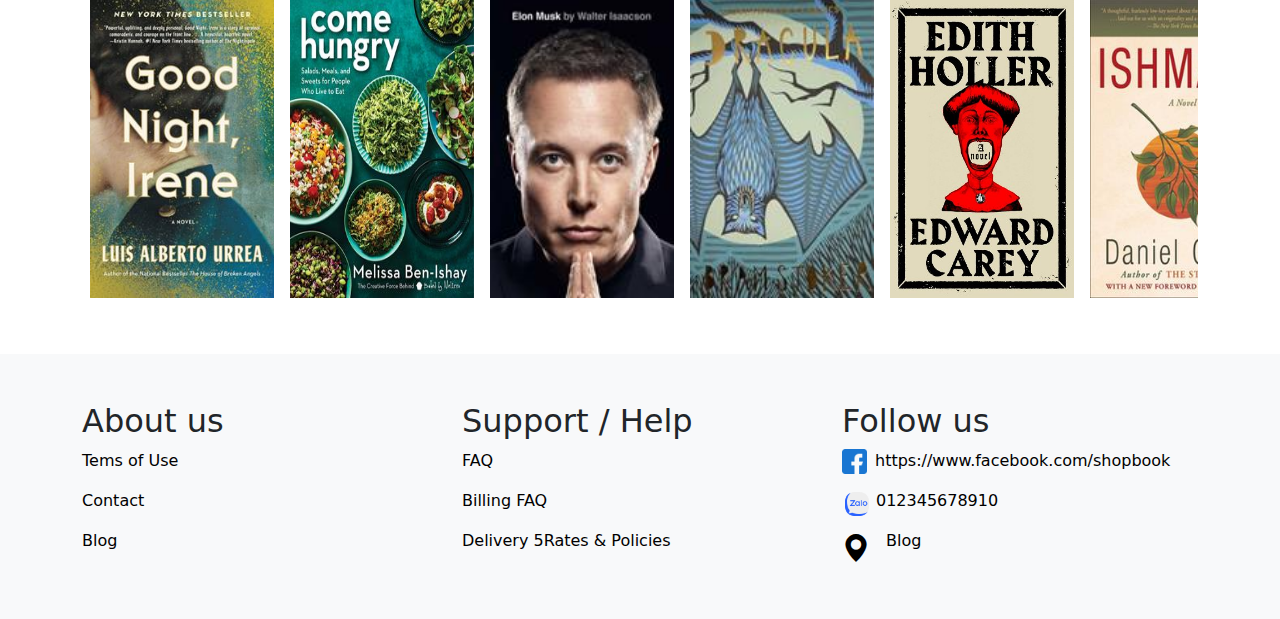
<file: html/product.html>
<!DOCTYPE html>
<html lang="en">
    <head>
        <meta charset="UTF-8">
        <meta name="viewport" content="width=device-width, initial-scale=1.0">
        <link rel="stylesheet" href="/Bootstrap/css/bootstrap.min.css">

        <!-- <link rel="stylesheet" href="/Bootstrap/css/main.css"> -->
        <link rel="stylesheet"
            href="https://cdn.jsdelivr.net/npm/bootstrap-icons@1.11.1/font/bootstrap-icons.css">
        <title>product</title>
        <style>
            
header {
    padding: 10px 10px;
    width: 100%;
    height: 90px;
}

header .icon-home {
    width: 60px !important;
    height: 60px !important;
    border-radius: 50%;
}

.no-focus {
    outline: 0 !important;
    box-shadow: none !important;
}

header button {
    width: 60px !important;
    height: 60px !important;
}
        </style>
    </head>
    <body>
        <header class="bg-primary d-flex container-fluid">
            <div class="col">
                <a href="/index.html">
                    <img class="icon-home" src="/img/icon home.png"
                        alt="icon home">
                </a>
            </div>
            <div class="col">
                <div class="d-none d-md-block">
                    <div class="input-group-text bg-white rounded-5 h-75 ">
                        <span class="fs-4"><i class="bi bi-search"></i></span>
                        <input type="text"
                            class="form-control border-0 no-focus"
                            placeholder="Search-books">
                    </div>
                </div>
            </div>
            <button class="col-1 d-md-none rounded-circle bg-white border-0"
                data-bs-toggle="collapse" data-bs-target="#demo-search">
                <span class="fs-3"><i class="bi bi-search"></i></span>
            </button>
            <div id="demo-search" class="collapse">
                <div class="bg-primary">
                    mdbfjsasadasdasdasdsada
                </div>
            </div>
            <button class="border-0 rounded-circle bg-white">
                <a href="./html/login.html" class
                    style="color: black;font-size:3.8em;position: relative; top:-0.32em; left:-.4rem">
                    <i class="bi bi-person-circle"></i>
                </a>
            </button>
            <a href="/html/Cart.html" rel="cart">
                <button class="col-1 rounded-circle bg-white border-0 ">
                    <span class="fs-2"><i class="bi bi-cart"></i></span>
                    <span
                        class="position-absolute top-10 end-0 translate-middle badge rounded-pill bg-danger">0</span>
                </button>
            </a>
        </header>

        <div class="container">
            <div class="row m-5">
                <div class="col-lg-3">
                    <span class><img src="/img/iron flame.jpg"
                            alt="book" class="w-100"></span></div>
                <div class="col-lg-9">
                    <h1>Iron Flame</h1>
                    <p class="text-primary">Rebecca Yarros (Author)</p>
                    <span class="accordion">
                        <h6>Format</h6>
                        <p>Category: fantacy </p>
                        <div class="col-md-5 shadow p-3 rounded-4">
                            <span class=" rounded-circle d-flex"><span
                                    class=" mt-2">Quantity: </span>
                                <input type="number" name="number"
                                    id="quantityInput" class="form-control"
                                    value="1">
                                <div class="mt-2 ps-4 h5 text-danger"
                                    id="priceDisplay">$26.09</div>
                            </span>
                        </div>
                        <div class="mt-4">
                            <span class="text-success"><i
                                    class=" bi bi-check-circle-fill"></i><b>
                                    AVAILABLE</b></span>
                        </div>
                    </span>
                    <div class="mt-4 d-flex w-100">
                        <button class="btn btn-danger rounded-pill "
                            type="button">
                            <span class><i class="bi bi-bag-fill"></i>
                                Add to cart</span>
                        </button>
                        <div class="m-3"></div>
                        <button type="button"
                            class="btn btn-outline-danger rounded-pill ">
                            <span class>
                                <img src="/img/cart.png" alt="icon"
                                    width="30" height="30"> Buy now
                            </span>
                        </button>
                    </div>
                </div>
            </div>
            <hr>
            <h1>Description</h1>
            <div class="mt-3">
                <p><b>PLEASE NOTE: </b>The limited edition with
                    stained edges is sold out, but we invite you to purchase
                    an
                    unstained edition--same captivating story, same
                    heart-pounding read!</p>
                <i><b>"The first year is when some of us lose our lives. The second year is when the rest of us lose our humanity."
                        --Xaden Riorson</b></i>
                <p class="pt-2">Everyone expected Violet Sorrengail to die
                    during her first year at Basgiath War College--Violet
                    included. But Threshing was only the first impossible test
                    meant to weed out the weak-willed, the unworthy, and the
                    unlucky.
                    Now the real training begins, and Violet's already wondering
                    how she'll get through. It's not just that it's grueling and
                    maliciously brutal, or even that it's designed to stretch
                    the riders' capacity for pain beyond endurance. It's the new
                    vice commandant, who's made it his personal mission to teach
                    Violet exactly how powerless she is-unless she betrays the
                    man she loves.</p>
                <p>Although Violet's body might be weaker and frailer than
                    everyone else's, she still has her wits--and a will of iron.
                    And leadership is forgetting the most important lesson
                    Basgiath has taught her: Dragon riders make their own rules.
                    But a determination to survive won't be enough this year.</p>
                <p>Because Violet knows the real secret hidden for centuries at
                    Basgiath War College--and nothing, not even dragon fire, may
                    be enough to save them in the end.</p>
                <p>The Empyrean series is best enjoyed in order.</p>
                <p>Book #1 Fourth Wing</p>
                <p>Book #2 Iron Flame</p>
                <h1>Product Details</h1>
                <div class="d-flex ms-3">
                    <div class="text-end">
                        <p class="text-black-50">Price</p>
                        <p class="text-black-50">Publisher</p>
                        <p class="text-black-50">Publish Date</p>
                        <p class="text-black-50">Pages</p>
                        <p class="text-black-50">Dimensions</p>
                        <p class="text-black-50">Language</p>
                        <p class="text-black-50">Type</p>
                        <p class="text-black-50">EAN/UPC</p>
                    </div>
                    <div class="text-start">
                        <p class="ms-2 text-danger"><s>$29.99</s> <span
                                class="h6 text-black">$27.89</span></p>
                        <p class="ms-2">Entangled: Red Tower Books</p>
                        <p class="ms-2">November 07, 2023</p>
                        <p class="ms-2">640</p>
                        <p class="ms-2">6.5 X 8.5 X 2.8 inches | 1.8 pounds</p>
                        <p class="ms-2">English</p>
                        <p class="ms-2">Hardcover</p>
                        <p class="ms-2">9781649374172</p>
                    </div>
                </div>
            </div>
            <h2>YOU MIGHT ALSO ENJOY</h2>
            <div class=" d-flex overflow-x-scroll ">
                <div class=" d-flex  overflow-x-visible">
                    <img src="/img/Good Night.jpg" width="200"
                        alt="ad"
                        class="p-2">
                    <img src="/img/Come Hungryjpg.jpg" width="200"
                        alt="ad" class="p-2">
                    <img src="/img/Elon Musk.jpg" width="200"
                        alt="ad"
                        class="p-2">
                    <img src="/img/Draculajpg.jpg" width="200"
                        alt="ad"
                        class="p-2">
                    <img src="/img/Edith Holler.jpg" width="200"
                        alt="ad" class="p-2">
                    <img src="/img/Ishmaeljpg.jpg" width="200"
                        alt="ad"
                        class="p-2">
                    <img src="/img/Allegiant.jpg" width="200"
                        alt="ad"
                        class="p-2">
                    <img src="/img/Nightjpg.jpg" width="200"
                        alt="ad"
                        class="p-2">
                    <img src="/img/book.jpg" width="200" alt="ad"
                        class="p-2">
                </div>
            </div>
        </div>
        <div class="bg-light bottom-0 py-5 mt-5">
            <div class="container">
                <div class="row">
                    <div class="col-sm-4">
                        <h2 class>About us</h2>
                        <a href="#" class="text-black text-decoration-none"><p>Tems
                                of Use</p></a>
                        <a href="#" class="text-black text-decoration-none"><p>Contact</p></a>
                        <a href="#" class="text-black text-decoration-none"><p>Blog</p></a>
                    </div>
                    <div class="col-sm-4">
                        <h2 class>Support / Help</h2>
                        <a href="#" class="text-black text-decoration-none"><p>FAQ</p></a>
                        <a href="#" class="text-black text-decoration-none"><p>Billing
                                FAQ</p></a>
                        <a href="#" class="text-black text-decoration-none"><p>Delivery
                                5Rates & Policies</p></a>
                    </div>

                    <div class="col-sm-4 ">
                        <h2 class>Follow us</h2>
                        <a href="#"
                            class="text-black text-decoration-none d-flex">
                            <span>
                                <img src="/img/facebook.png"
                                    alt="icon facebook" width="25"></span>
                            <p class="ms-2">https://www.facebook.com/shopbook</p></a>
                        <a href="#"
                            class="text-black text-decoration-none d-flex accordion">
                            <span class=" start-0"><img
                                    src="/img/icon zalo.png"
                                    alt="icon-zalo" width="30"></span>
                            <p class="ms-1">012345678910</p></a>
                        <a href="#"
                            class="text-black text-decoration-none d-flex">
                            <span class="fs-3"><i class="bi bi-geo-alt-fill"></i></span>
                            <p class="ms-3">Blog</p></a>
                    </div>
                </div>
            </div>
        </div>

        <script defer src="/Bootstrap/js/bootstrap.min.js"></script>
        <script src="/Bootstrap/js/product.js"></script>
    </body>
</html>
</file>
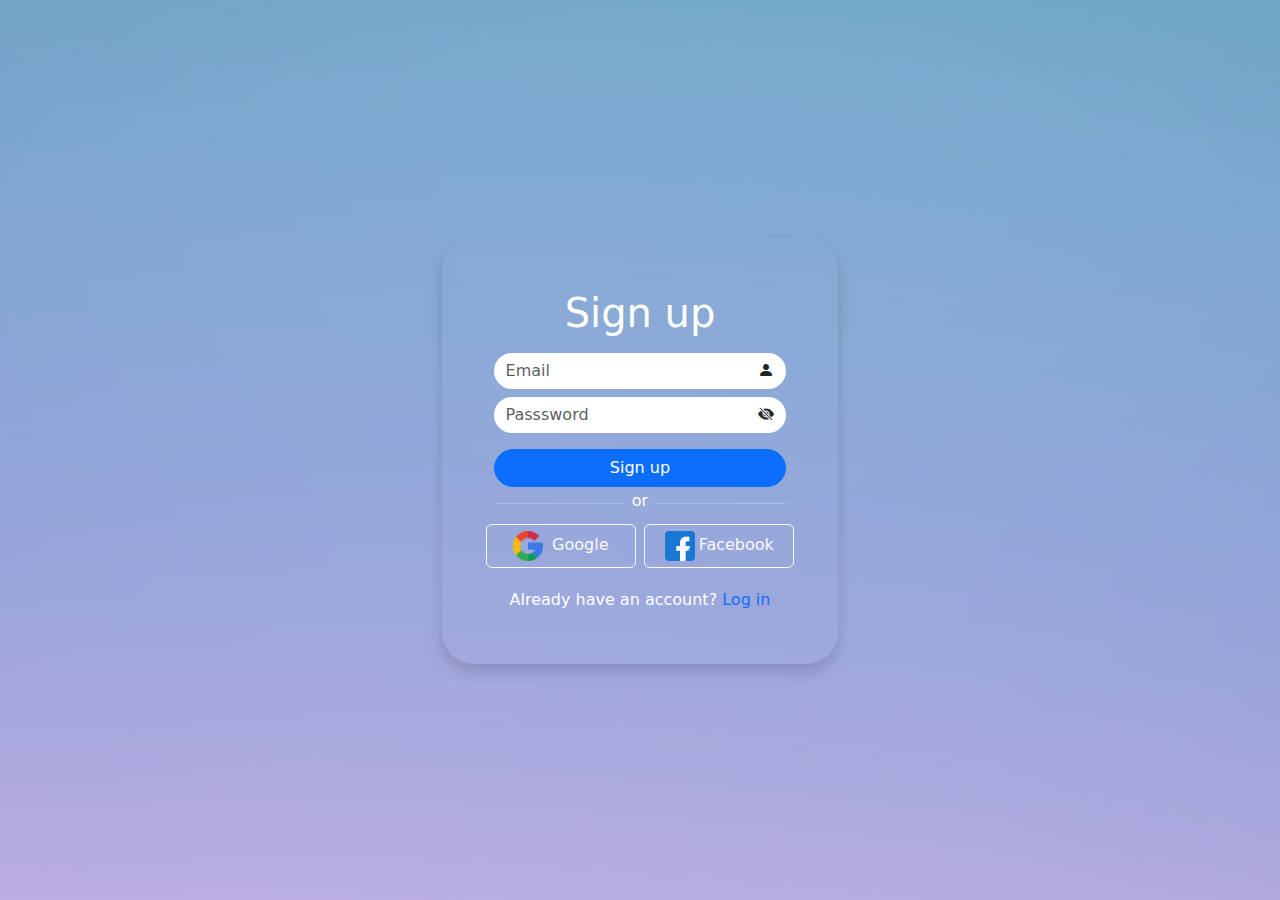
<file: html/sign.html>
<!DOCTYPE html>
<html lang="en">
    <head>
        <meta charset="UTF-8">
        <meta name="viewport" content="width=device-width, initial-scale=1.0">
        <link rel="stylesheet" href="/Bootstrap/css/bootstrap.min.css">
        <link rel="stylesheet" href="/Bootstrap/css/login.css">
        <link rel="stylesheet"
            href="https://cdn.jsdelivr.net/npm/bootstrap-icons@1.11.1/font/bootstrap-icons.css">
        <title>Sign</title>
    </head>
    <body>
        <header class="p-5 shadow rounded-5">
            <div class="p-1">
                <div class="text-center mb-3">
                    <b class="px-5 h1">Sign up</b>
                </div>
                <div class="">
                    <div class="input-group w-100">
                        <input type="email" name="email"
                            class=" rounded-start-pill border-0 form-control"
                            placeholder="Email">
                        <div
                            class="input-group-text rounded-end-pill bg-white border-0"
                            onclick="togglePassword()">
                            <span class><i class="bi bi-person-fill"></i></span>
                        </div>
                    </div>
                    <div class="input-group mt-2">
                        <input type="password" name="password" id="password"
                            class="form-control rounded-start-pill rounded-0 border-0"
                            placeholder="Passsword">
                        <button class="input-group-text rounded-end-pill bg-white rounded-0 border-0" onclick="togglePassword()">
                            <span><i class="bi bi-eye-slash-fill" id="eyeIcon"></i></span>
                        </button>
                    </div>
                </div>
                <div class="rounded-5 mt-3 btn btn-primary w-100">
                    <span>Sign up</span>
                </div>

                <div class="d-flex align-items-center">
                    <hr class="flex-grow-1">
                    <span class="px-2 mb-1">or</span>
                    <hr class="flex-grow-1">
                </div>
                <div class="row">
                    <div class="m-1 col-md btn btn-outline-light">
                        <span class>
                            <img
                                src="/img/google.png" alt="google"
                                width="30"
                                height="30">
                        </span>
                        <span class="ms-1">Google</span></div>
                    <div class="m-1 col-md btn btn-outline-light"><span><img
                                src="/img/facebook.png" alt="facebook"
                                width="30"
                                height="30"></span><span class="ms-1">Facebook</span></div>
                </div>
                <div class="mt-3 text-center px-3">
                    <div>
                        Already have an account?
                        <a href="/html/login.html"
                            class="text-decoration-none">
                            Log in</a>
                    </div>
                </div>
            </div>
        </header>
        <script src="/Bootstrap/js/login.js"></script>
    </body>
</html>
</file>
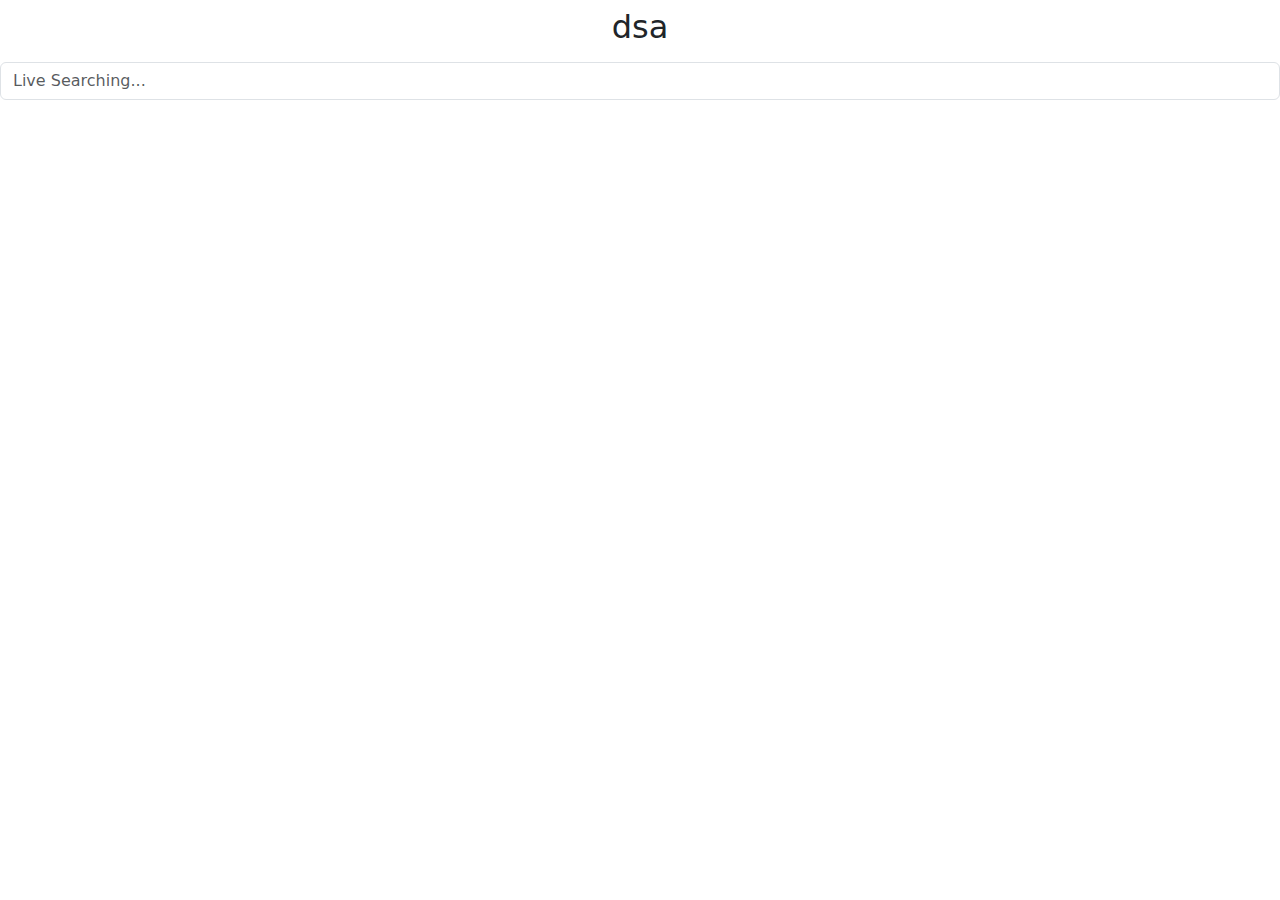
<file: html/temp.html>
<!DOCTYPE html>
<html lang="en">
<head>
    <meta charset="UTF-8">
    <meta name="viewport" content="width=device-width, initial-scale=1.0">
    <link rel="stylesheet" href="/Bootstrap/css/bootstrap.min.css">
    <title>Search</title>
</head>
<body>
    <h2 class="text-center mt-2">dsa</h2>
    <input type="text" class="form-control mt-3" id="myinput" placeholder="Live Searching...">
    <div class="container">
        <h3 class="text-danger text-center mt-4 d-none">Not Found</h3>
        <div class="row mt-3" id="cardd"></div>
    </div>
    <script src="/Bootstrap/js/main.js"></script>
    <script src="/Bootstrap/js/bootstrap.min.js"></script>
    <script src="/Bootstrap/js/bootstrap.bundle.min.js"></script>
</body>
</html>
</file>
<file: Bootstrap/css/main.css>
body {
    margin: 0;
    padding: 0;
}

header {
    padding: 10px 10px;
    width: 100%;
    height: 90px;
}

header .icon-home {
    width: 60px !important;
    height: 60px !important;
    border-radius: 50%;
}

.no-focus {
    outline: 0 !important;
    box-shadow: none !important;
}

header button {
    width: 60px !important;
    height: 60px !important;
}
.chance-color-h1{
    color: #008575;
}

.product-change{
    align-items: center;
    justify-content: center;
}
.edit-kids-advertisement{
    height: 30vmax;
}
.change-width{
    width: 40vmax !important;
}
.container {
    transition: transform 1s ease !important;
}

.container:hover {
    transform: scale(1.1) !important;
}

.my-element {
    background-color: white;
    transition: background-color 0.3s;
    /* color: black;  */
}

.my-element:hover {
    background-color: #0d6efd;
    color: #ffffff !important; /* Ghi đè màu chữ khi hover */
}
</file>
<file: Bootstrap/css/Cart.css>
.btn-hover , .img-ad{
    transition: transform 1s ease !important;
}
.btn-hover:hover, .img-ad:hover{
    transform: scale(1.1);
}

header {
    padding: 10px 10px;
    width: 100%;
    height: 90px;
}

header .icon-home {
    width: 60px !important;
    height: 60px !important;
    border-radius: 50%;
}

.no-focus {
    outline: 0 !important;
    box-shadow: none !important;
}

header button {
    width: 60px !important;
    height: 60px !important;
}
</file>
<file: Bootstrap/css/login.css>
body{
  display: flex;
  height: 100vh;
  align-items: center;
  justify-content: center;
  background-image: url(/img/backgrounds.jpg);
  background-position: center;
  color: white;
}
</file>
